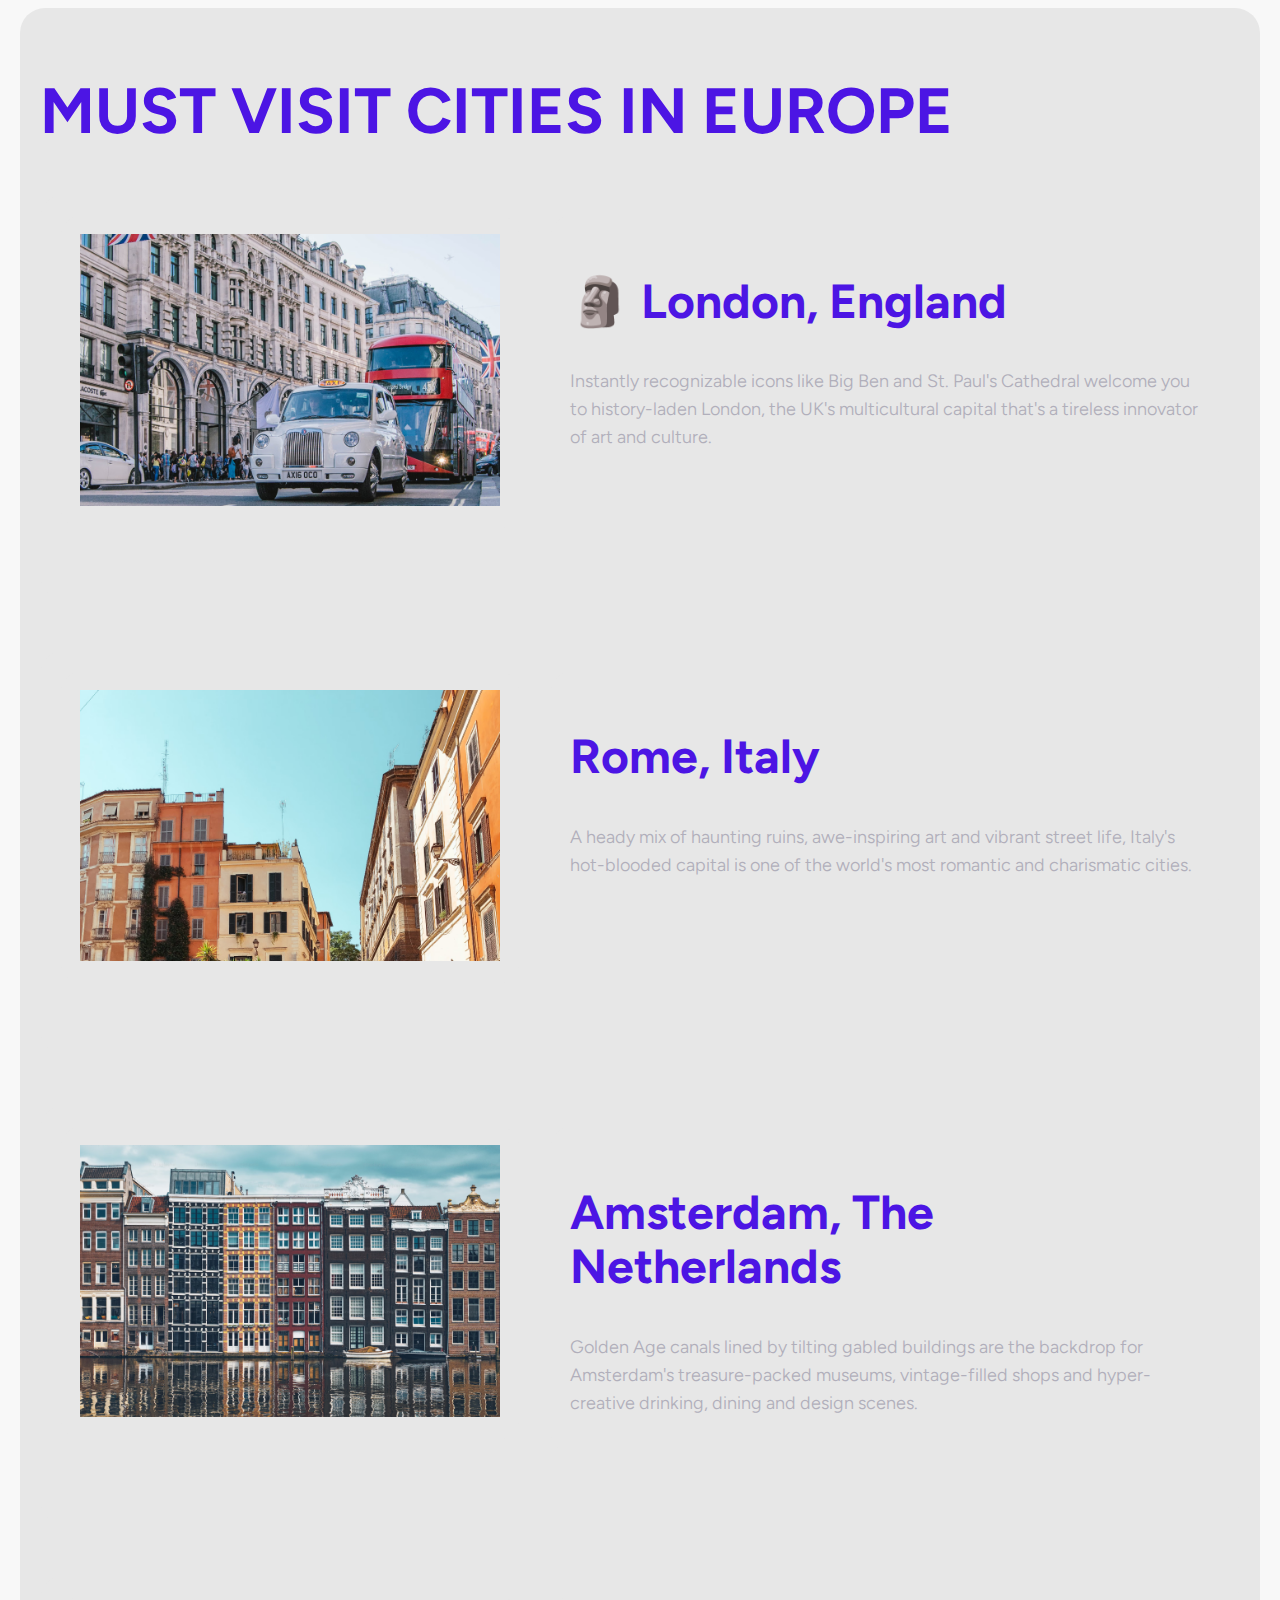
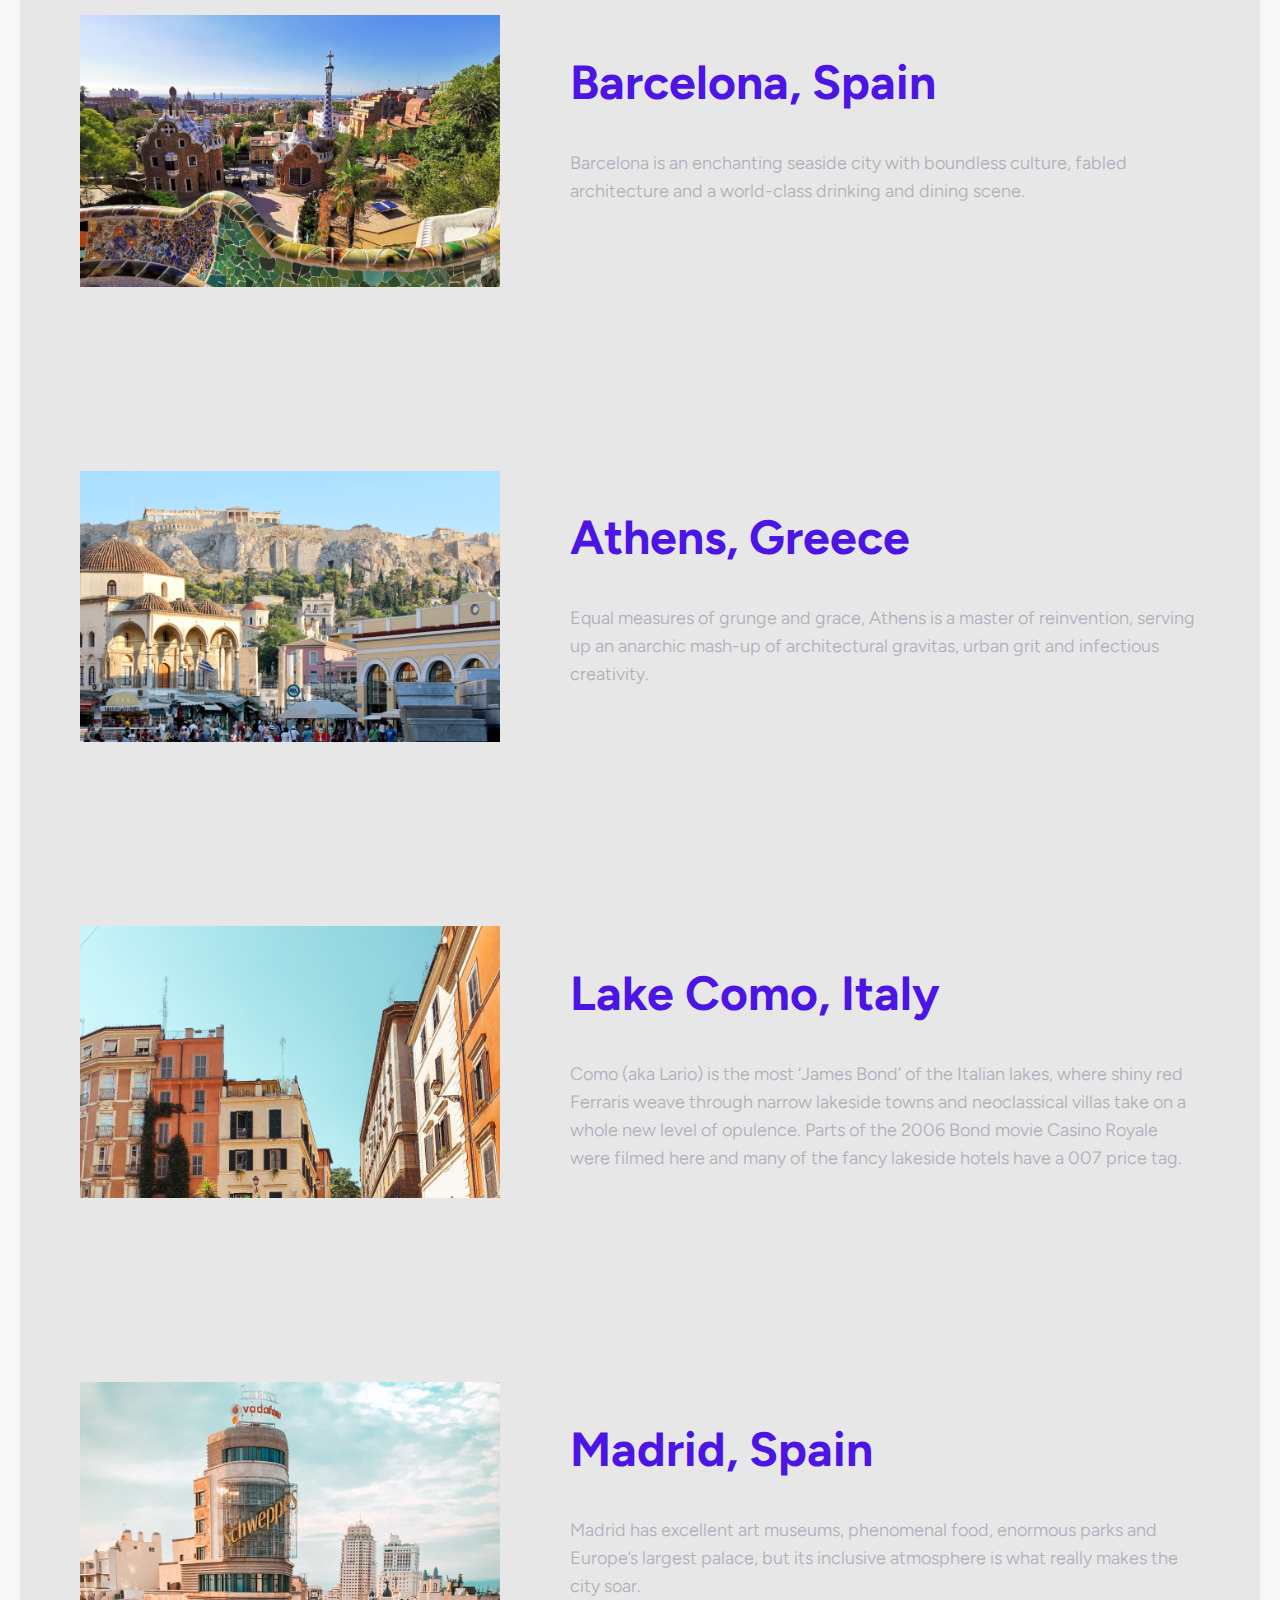
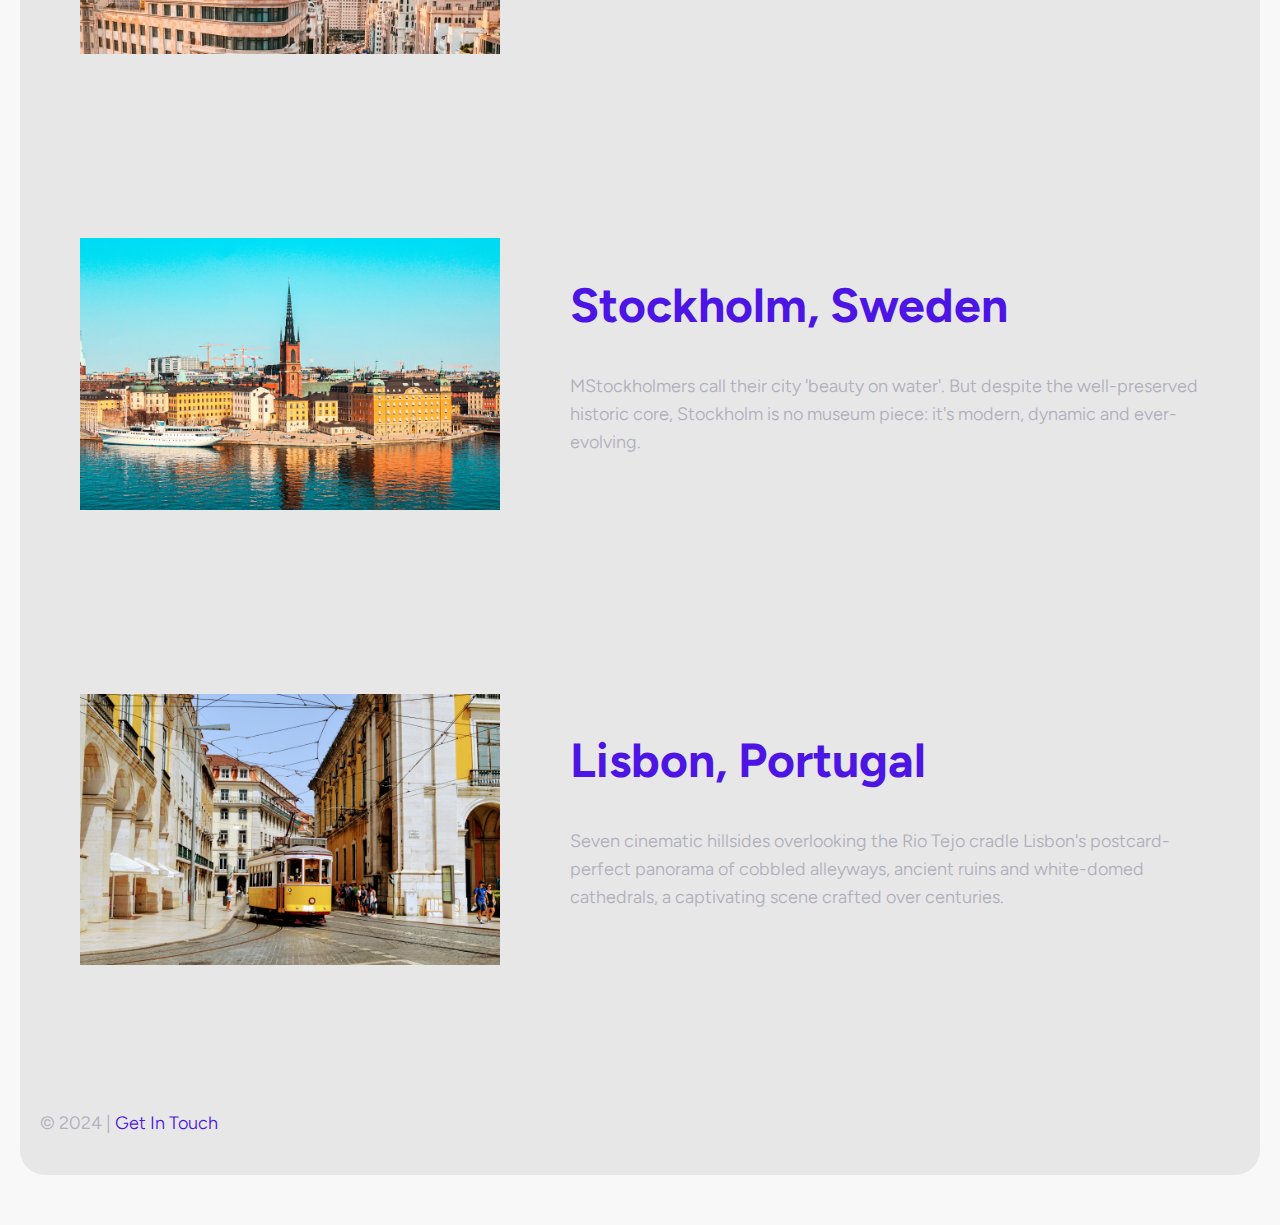
<file: index.html>
<!DOCTYPE html>
<html>
    <head>
        <title>Must Visit Cities in Europe</title>

        <link rel="preconnect" href="https://fonts.googleapis.com">
        <link rel="preconnect" href="https://fonts.gstatic.com" crossorigin>
        <link href="https://fonts.googleapis.com/css2?family=Figtree:ital,wght@0,340;1,340&display=swap" rel="stylesheet">
        
        <link rel="stylesheet" href="style.css">
    </head>
    <body>
        <div class="container">
        <h1>Must Visit Cities in Europe</h1>
        <section>
            <div class="city-wrapper">
                <div class="city-img">
                    <img src="Assets/HomeThumbs/london.png" class="w-100"/>
                </div>
                <div class="city-text">
                    <h2>
                        <a href="London.html" class="london-link"> &#128511; London, England</a>
                    </h2>
                        <p>
                            Instantly recognizable icons like Big Ben and St. Paul's Cathedral welcome you to 
                            history-laden London, the UK's multicultural capital that's a tireless innovator 
                            of art and culture.
                        </p>
                </div>
            </div>

            <div class="city-wrapper">
                <div class="city-img">
                    <img src="Assets/HomeThumbs/rome.png" class="w-100"/>
                </div>
                <div class="city-text">
                    <h2>
                        Rome, Italy
                    </h2>
                    <p>
                        A heady mix of haunting ruins, awe-inspiring art and vibrant street life,
                        Italy's hot-blooded capital is one of the world's most romantic and charismatic cities.
                    </p>
                </div>
            </div>

            <div class="city-wrapper">
                <div class="city-img">
                    <img src="Assets/HomeThumbs/amsterdam.png" class="w-100"/>
                </div>
                <div class="city-text">
                    <h2>
                        Amsterdam, The Netherlands
                    </h2>
                    <p>
                            Golden Age canals lined by tilting gabled buildings are the backdrop for Amsterdam's treasure-packed museums, vintage-filled shops and hyper-creative drinking, dining and design scenes.
                    </p>
                </div>
            </div>


            <div class="city-wrapper">
                <div class="city-img">
                    <img src="Assets/HomeThumbs/barcelona.png" class="w-100"/>
                </div>
                <div class="city-text">
                    <h2>
                        Barcelona, Spain
                    </h2>
                    <p>
                        Barcelona is an enchanting seaside city with boundless culture, fabled architecture and a world-class drinking and dining scene.
                    </p>
                </div>
            </div>

            <div class="city-wrapper">
                <div class="city-img">
                    <img src="Assets/HomeThumbs/athens.png" class="w-100"/>
                </div>
                <div class="city-text">
                    <h2>
                        Athens, Greece
                    </h2>
                    <p>
                        Equal measures of grunge and grace, Athens is a master of reinvention, serving up an anarchic mash-up of architectural gravitas, urban grit and infectious creativity.
                    </p>
                </div>
            </div>

            <div class="city-wrapper">
                <div class="city-img">
                    <img src="Assets/HomeThumbs/rome.png" class="w-100"/>
                </div>
                <div class="city-text">
                    <h2>
                        Lake Como, Italy
                    </h2>
                    <p>
                        Como (aka Lario) is the most ‘James Bond’ of the Italian lakes, where shiny red Ferraris weave through narrow lakeside towns and neoclassical villas take on a whole new level of opulence. Parts of the 2006 Bond movie Casino Royale were filmed here and many of the fancy lakeside hotels have a 007 price tag.
                    </p>
                </div>
            </div>


            <div class="city-wrapper">
                <div class="city-img">
                    <img src="Assets/HomeThumbs/madrid.png" class="w-100"/>
                </div>
                <div class="city-text">
                    <h2>
                        Madrid, Spain
                    </h2>
                    <p>
                        Madrid has excellent art museums, phenomenal food, enormous parks and Europe’s largest palace, but its inclusive atmosphere is what really makes the city soar.
                    </p>
                </div>
            </div>

            <div class="city-wrapper">
                <div class="city-img">
                    <img src="Assets/HomeThumbs/stockholm.png" class="w-100"/>
                </div>
                <div class="city-text">
                    <h2>
                        Stockholm, Sweden
                    </h2>
                    <p>
                        MStockholmers call their city 'beauty on water'. But despite the well-preserved historic core, Stockholm is no museum piece: it's modern, dynamic and ever-evolving.
                    </p>
                </div>
            </div>

            <div class="city-wrapper">
                <div class="city-img">
                    <img src="Assets/HomeThumbs/lisbon.png" class="w-100"/>
                </div>
                <div class="city-text">
                    <h2>
                        Lisbon, Portugal
                    </h2>
                    <p>
                        Seven cinematic hillsides overlooking the Rio Tejo cradle Lisbon's postcard-perfect panorama of cobbled alleyways, ancient ruins and white-domed cathedrals, a captivating scene crafted over centuries.
                    </p>
                </div>
            </div>
            
        </section>
        <footer>
            <p>© 2024 | <a href="mailto:cart0591@umn.edu">Get In Touch</a></p>

          </footer>
        </div>
    </body>
</html>
</file>
<file: style.css>
head {
    background-color: rgb(248, 248, 248);
    color:rgb(52, 52, 52);
    font-family: "Figtree", serif;
    font-optical-sizing: auto;
    font-weight: 340;
    font-style: normal;
}

body {
    background-color: rgb(248, 248, 248);
    color:rgb(52, 52, 52);
    font-family: "Figtree", serif;
    font-optical-sizing: auto;
    font-weight: 340;
    font-style: normal;
}

a {
    color:  rgb(76, 21, 228);
    text-decoration: none;
}

p {
    color: rgb(177, 175, 187);
}

div {
    padding: 30px;
    padding-left: 120px;
    margin-bottom: 50px;
    border-radius: 25px;
    background: #e7e7e7;
    padding: 20px;
        
}

p {
    font-size: 18px;
    line-height: 28px;
}

h1{
    color: rgb(76, 21, 228);
    font-size: 64px;
    line-height: 80px;
    text-transform: uppercase;
}

h2{
    color: rgb(76, 21, 228);
    font-size: 48px;
    line-height: 54px;
}

h3{
    color: rgb(108, 108, 108);
    font-size: 35px;
    line-height: 45px;
}

.Audio-Link {
    color: rgb(76, 21, 228);
}

.container{
    max-width: 1200px;
    margin-left: auto;
    margin-right: auto;
}

.w-100{
    width: 100%;
}


.city-wrapper {
    margin-bottom: 50px;
    display: flex;
    flex-direction: row;
    align-items: flex-start;
    gap: 30px;
}

.city-img {
    width: 40%;
}

.city-text {
    width: 60%;
}
</file>
